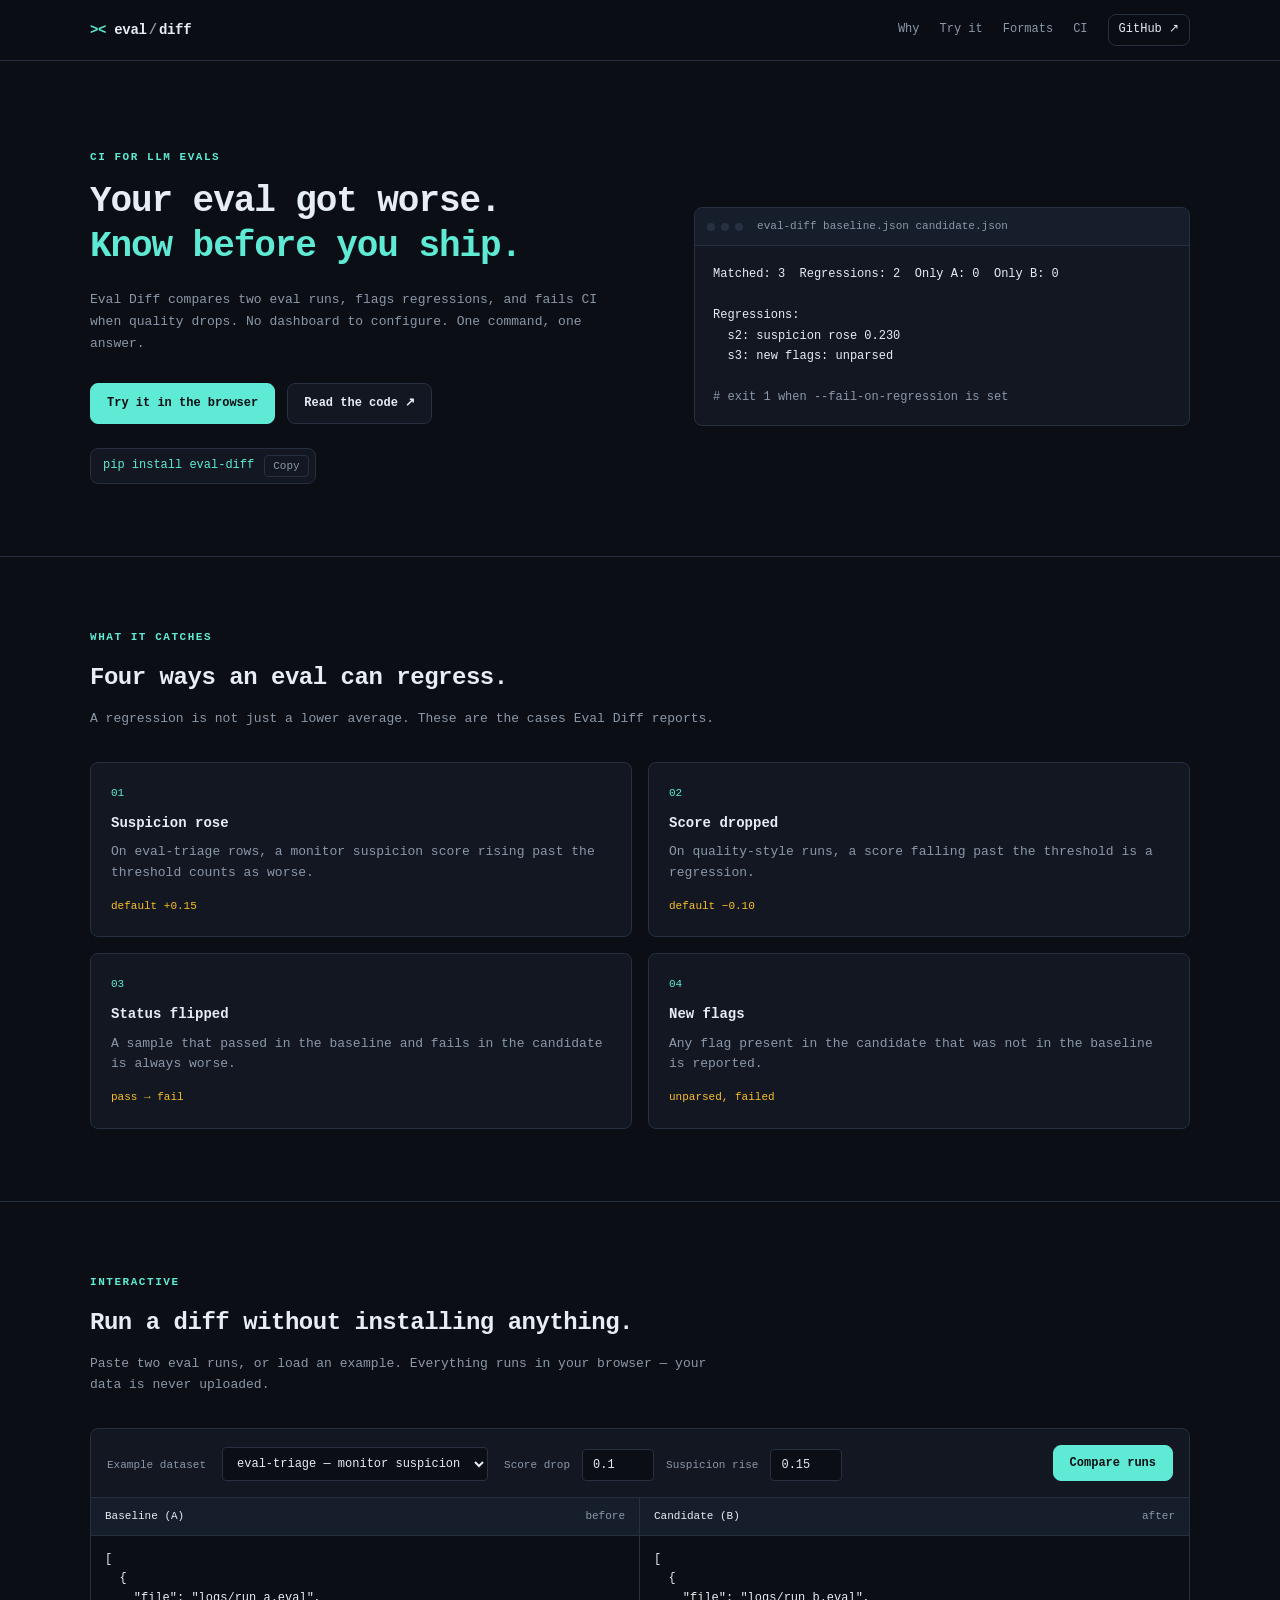
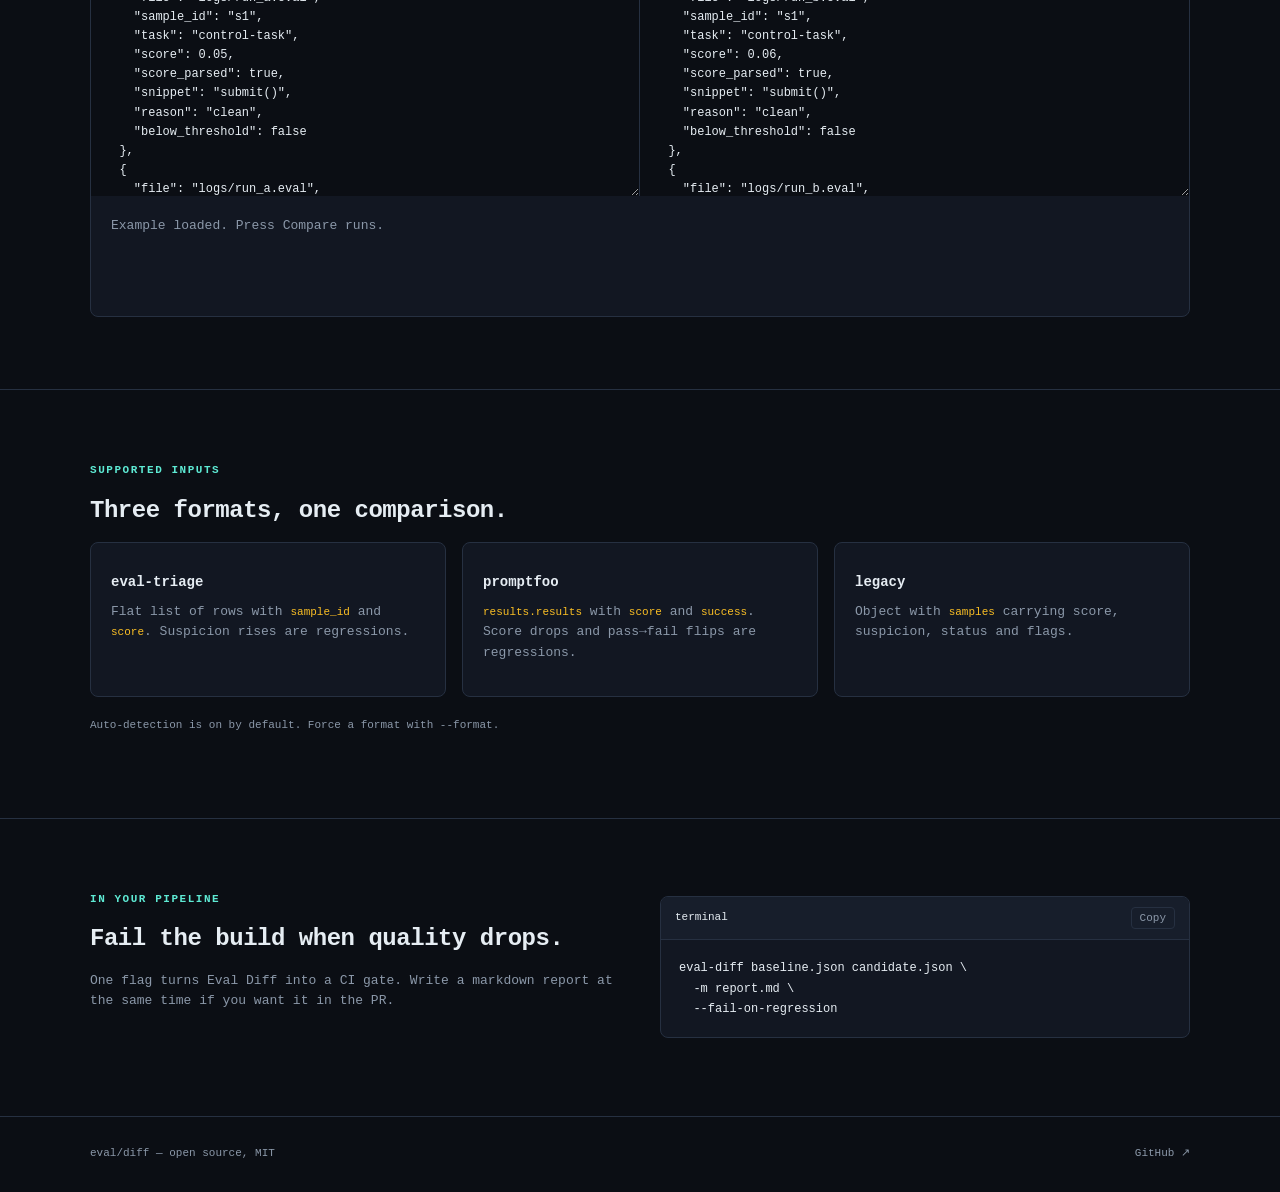
<file: docs/index.html>
<!DOCTYPE html>
<html lang="en">
<head>
<meta charset="UTF-8">
<meta name="viewport" content="width=device-width, initial-scale=1.0">
<title>Eval Diff — know what got worse</title>
<meta name="description" content="Compare two LLM eval runs, flag regressions, and fail CI when quality drops.">
<meta name="theme-color" content="#0b0e14">
<meta name="ory-verify" content="orynth-8a23b837f064427595e3dfba4b64ae11">
<link rel="icon" type="image/svg+xml" href="favicon.svg">
<link rel="alternate icon" type="image/x-icon" href="favicon.ico">
<link rel="apple-touch-icon" sizes="180x180" href="apple-touch-icon.png">
<link rel="stylesheet" href="styles.css">
</head>
<body>
<a class="skip" href="#main">Skip to content</a>

<header class="site-header">
  <div class="wrap header-inner">
    <a class="brand" href="#top" aria-label="Eval Diff home">
      <span class="brand-mark" aria-hidden="true">&gt;&lt;</span>
      <span>eval<span class="brand-dim">/</span>diff</span>
    </a>
    <nav aria-label="Main navigation">
      <a href="#why">Why</a>
      <a href="#playground">Try it</a>
      <a href="#formats">Formats</a>
      <a href="#ci">CI</a>
      <a class="nav-gh" href="https://github.com/NathanOyewole/eval-diff" target="_blank" rel="noopener noreferrer">GitHub ↗</a>
    </nav>
  </div>
</header>

<main id="main">
  <section class="hero" id="top">
    <div class="wrap hero-grid">
      <div class="hero-copy">
        <p class="eyebrow">CI for LLM evals</p>
        <h1>Your eval got worse.<br><span class="accent">Know before you ship.</span></h1>
        <p class="lede">Eval Diff compares two eval runs, flags regressions, and fails CI when quality drops. No dashboard to configure. One command, one answer.</p>
        <div class="hero-actions">
          <a class="btn primary" href="#playground">Try it in the browser</a>
          <a class="btn secondary" href="https://github.com/NathanOyewole/eval-diff" target="_blank" rel="noopener noreferrer">Read the code ↗</a>
        </div>
        <div class="install">
          <code id="install-cmd">pip install eval-diff</code>
          <button class="copy-btn" data-copy="install-cmd" aria-label="Copy install command">Copy</button>
        </div>
      </div>
      <div class="terminal" aria-label="Example terminal output">
        <div class="terminal-head"><span class="dot"></span><span class="dot"></span><span class="dot"></span><span class="terminal-title">eval-diff baseline.json candidate.json</span></div>
<pre>Matched: 3  Regressions: 2  Only A: 0  Only B: 0

Regressions:
  s2: suspicion rose 0.230
  s3: new flags: unparsed

<span class="term-muted"># exit 1 when --fail-on-regression is set</span></pre>
      </div>
    </div>
  </section>

  <section class="section" id="why">
    <div class="wrap">
      <p class="eyebrow">What it catches</p>
      <h2>Four ways an eval can regress.</h2>
      <p class="section-lede">A regression is not just a lower average. These are the cases Eval Diff reports.</p>
      <div class="cards">
        <article class="card">
          <span class="card-num">01</span>
          <h3>Suspicion rose</h3>
          <p>On eval-triage rows, a monitor suspicion score rising past the threshold counts as worse.</p>
          <code>default +0.15</code>
        </article>
        <article class="card">
          <span class="card-num">02</span>
          <h3>Score dropped</h3>
          <p>On quality-style runs, a score falling past the threshold is a regression.</p>
          <code>default −0.10</code>
        </article>
        <article class="card">
          <span class="card-num">03</span>
          <h3>Status flipped</h3>
          <p>A sample that passed in the baseline and fails in the candidate is always worse.</p>
          <code>pass → fail</code>
        </article>
        <article class="card">
          <span class="card-num">04</span>
          <h3>New flags</h3>
          <p>Any flag present in the candidate that was not in the baseline is reported.</p>
          <code>unparsed, failed</code>
        </article>
      </div>
    </div>
  </section>

  <section class="section" id="playground">
    <div class="wrap">
      <p class="eyebrow">Interactive</p>
      <h2>Run a diff without installing anything.</h2>
      <p class="section-lede">Paste two eval runs, or load an example. Everything runs in your browser — your data is never uploaded.</p>

      <div class="playground">
        <div class="controls">
          <label for="example">Example dataset</label>
          <select id="example">
            <option value="triage">eval-triage — monitor suspicion</option>
            <option value="legacy">legacy samples — status + flags</option>
            <option value="noid">no IDs — stable hash matching</option>
          </select>
          <div class="thresholds">
            <label for="score-drop">Score drop</label>
            <input id="score-drop" type="number" step="0.01" min="0" value="0.1">
            <label for="suspicion-rise">Suspicion rise</label>
            <input id="suspicion-rise" type="number" step="0.01" min="0" value="0.15">
          </div>
          <button class="btn primary run" id="run">Compare runs</button>
        </div>

        <div class="editors">
          <div class="editor">
            <div class="editor-head"><span>Baseline (A)</span><span class="editor-hint">before</span></div>
            <textarea id="run-a" spellcheck="false" aria-label="Baseline eval run JSON"></textarea>
          </div>
          <div class="editor">
            <div class="editor-head"><span>Candidate (B)</span><span class="editor-hint">after</span></div>
            <textarea id="run-b" spellcheck="false" aria-label="Candidate eval run JSON"></textarea>
          </div>
        </div>

        <div class="result" id="result" role="status" aria-live="polite">
          <p class="result-placeholder">Load an example or paste two runs, then press Compare runs.</p>
        </div>
      </div>
    </div>
  </section>

  <section class="section" id="formats">
    <div class="wrap">
      <p class="eyebrow">Supported inputs</p>
      <h2>Three formats, one comparison.</h2>
      <div class="cards three">
        <article class="card">
          <h3>eval-triage</h3>
          <p>Flat list of rows with <code>sample_id</code> and <code>score</code>. Suspicion rises are regressions.</p>
        </article>
        <article class="card">
          <h3>promptfoo</h3>
          <p><code>results.results</code> with <code>score</code> and <code>success</code>. Score drops and pass→fail flips are regressions.</p>
        </article>
        <article class="card">
          <h3>legacy</h3>
          <p>Object with <code>samples</code> carrying score, suspicion, status and flags.</p>
        </article>
      </div>
      <p class="fineprint">Auto-detection is on by default. Force a format with <code>--format</code>.</p>
    </div>
  </section>

  <section class="section" id="ci">
    <div class="wrap split">
      <div>
        <p class="eyebrow">In your pipeline</p>
        <h2>Fail the build when quality drops.</h2>
        <p class="section-lede">One flag turns Eval Diff into a CI gate. Write a markdown report at the same time if you want it in the PR.</p>
      </div>
      <div class="code-wrap">
        <div class="editor-head"><span>terminal</span><button class="copy-btn" data-copy="ci-cmd">Copy</button></div>
<pre id="ci-cmd">eval-diff baseline.json candidate.json \
  -m report.md \
  --fail-on-regression</pre>
      </div>
    </div>
  </section>
</main>

<footer class="site-footer">
  <div class="wrap footer-inner">
    <span>eval/diff — open source, MIT</span>
    <a href="https://github.com/NathanOyewole/eval-diff" target="_blank" rel="noopener noreferrer">GitHub ↗</a>
  </div>
</footer>

<script src="examples.js"></script>
<script src="app.js"></script>
</body>
</html>
</file>
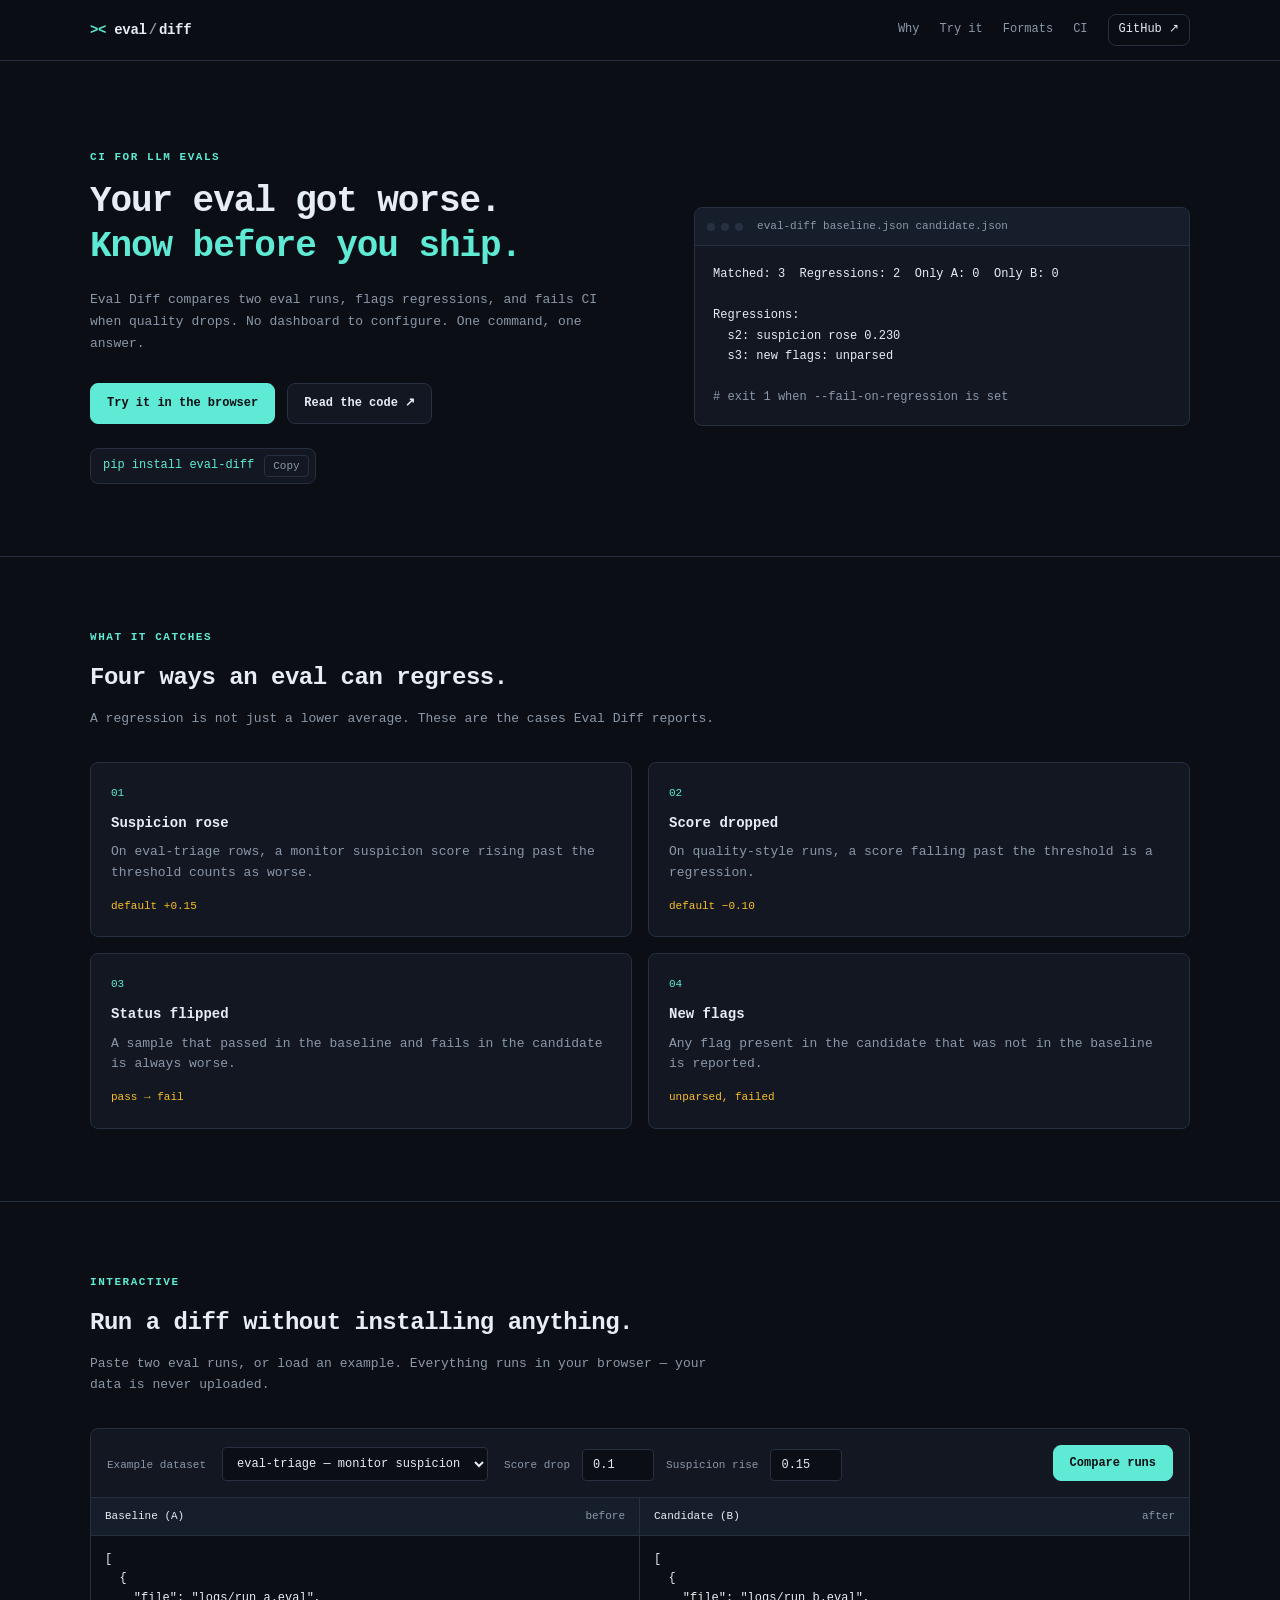
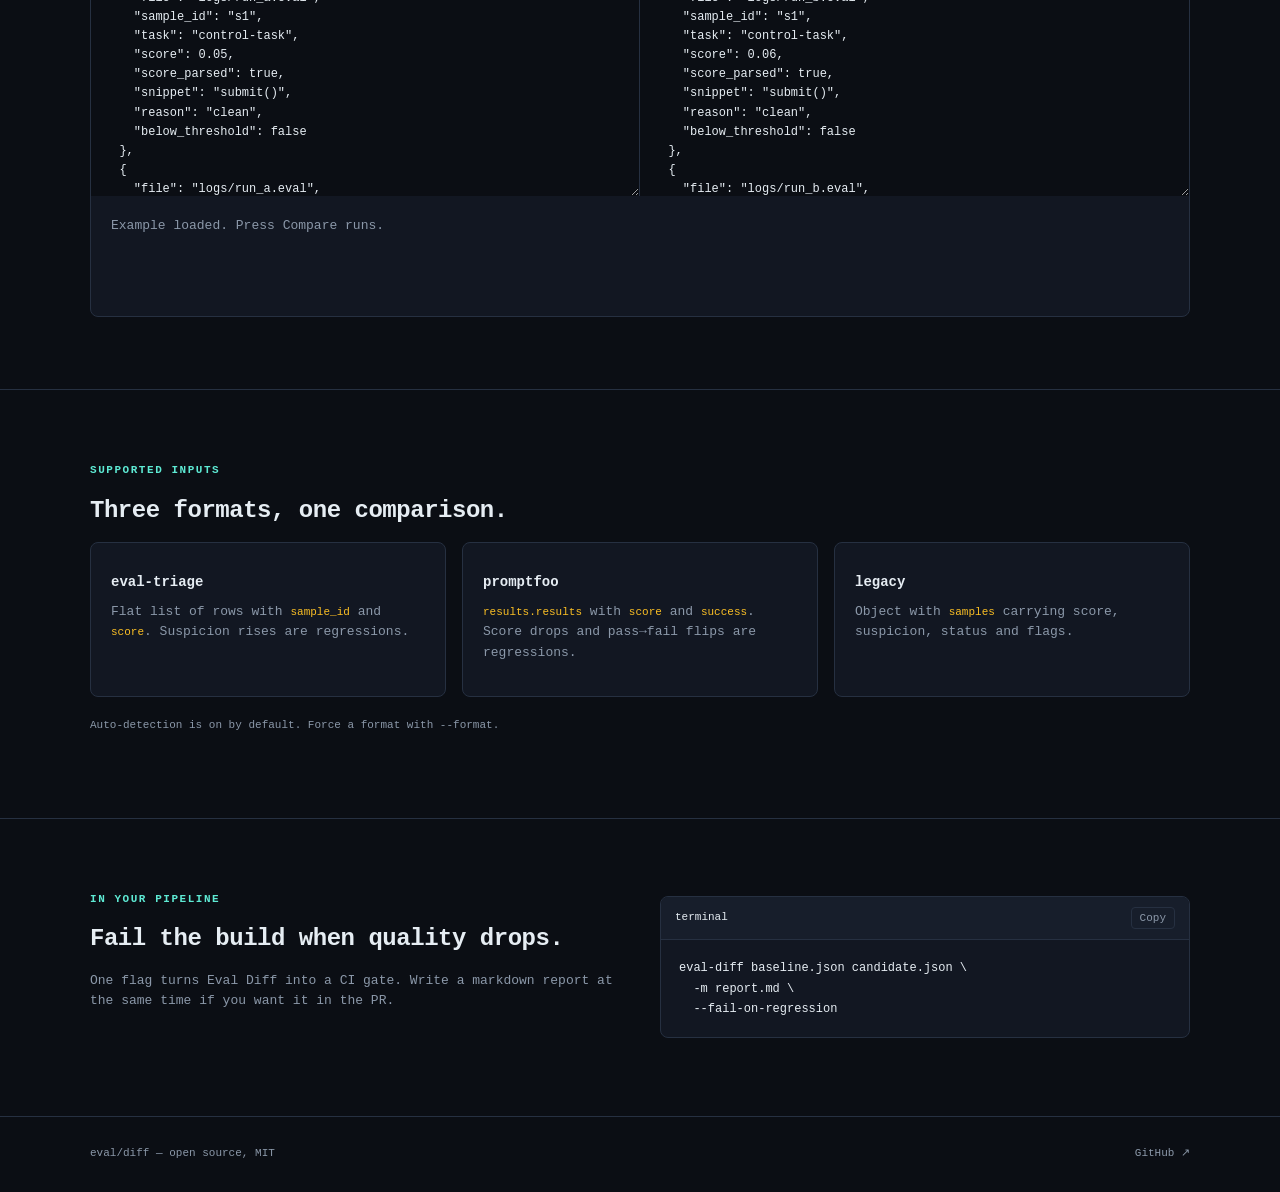
<file: web/index.html>
<!DOCTYPE html>
<html lang="en">
<head>
<meta charset="UTF-8">
<meta name="viewport" content="width=device-width, initial-scale=1.0">
<title>Eval Diff — know what got worse</title>
<meta name="description" content="Compare two LLM eval runs, flag regressions, and fail CI when quality drops.">
<link rel="stylesheet" href="styles.css">
</head>
<body>
<a class="skip" href="#main">Skip to content</a>

<header class="site-header">
  <div class="wrap header-inner">
    <a class="brand" href="#top" aria-label="Eval Diff home">
      <span class="brand-mark" aria-hidden="true">&gt;&lt;</span>
      <span>eval<span class="brand-dim">/</span>diff</span>
    </a>
    <nav aria-label="Main navigation">
      <a href="#why">Why</a>
      <a href="#playground">Try it</a>
      <a href="#formats">Formats</a>
      <a href="#ci">CI</a>
      <a class="nav-gh" href="https://github.com/NathanOyewole/eval-diff" target="_blank" rel="noopener noreferrer">GitHub ↗</a>
    </nav>
  </div>
</header>

<main id="main">
  <section class="hero" id="top">
    <div class="wrap hero-grid">
      <div class="hero-copy">
        <p class="eyebrow">CI for LLM evals</p>
        <h1>Your eval got worse.<br><span class="accent">Know before you ship.</span></h1>
        <p class="lede">Eval Diff compares two eval runs, flags regressions, and fails CI when quality drops. No dashboard to configure. One command, one answer.</p>
        <div class="hero-actions">
          <a class="btn primary" href="#playground">Try it in the browser</a>
          <a class="btn secondary" href="https://github.com/NathanOyewole/eval-diff" target="_blank" rel="noopener noreferrer">Read the code ↗</a>
        </div>
        <div class="install">
          <code id="install-cmd">pip install eval-diff</code>
          <button class="copy-btn" data-copy="install-cmd" aria-label="Copy install command">Copy</button>
        </div>
      </div>
      <div class="terminal" aria-label="Example terminal output">
        <div class="terminal-head"><span class="dot"></span><span class="dot"></span><span class="dot"></span><span class="terminal-title">eval-diff baseline.json candidate.json</span></div>
<pre>Matched: 3  Regressions: 2  Only A: 0  Only B: 0

Regressions:
  s2: suspicion rose 0.230
  s3: new flags: unparsed

<span class="term-muted"># exit 1 when --fail-on-regression is set</span></pre>
      </div>
    </div>
  </section>

  <section class="section" id="why">
    <div class="wrap">
      <p class="eyebrow">What it catches</p>
      <h2>Four ways an eval can regress.</h2>
      <p class="section-lede">A regression is not just a lower average. These are the cases Eval Diff reports.</p>
      <div class="cards">
        <article class="card">
          <span class="card-num">01</span>
          <h3>Suspicion rose</h3>
          <p>On eval-triage rows, a monitor suspicion score rising past the threshold counts as worse.</p>
          <code>default +0.15</code>
        </article>
        <article class="card">
          <span class="card-num">02</span>
          <h3>Score dropped</h3>
          <p>On quality-style runs, a score falling past the threshold is a regression.</p>
          <code>default −0.10</code>
        </article>
        <article class="card">
          <span class="card-num">03</span>
          <h3>Status flipped</h3>
          <p>A sample that passed in the baseline and fails in the candidate is always worse.</p>
          <code>pass → fail</code>
        </article>
        <article class="card">
          <span class="card-num">04</span>
          <h3>New flags</h3>
          <p>Any flag present in the candidate that was not in the baseline is reported.</p>
          <code>unparsed, failed</code>
        </article>
      </div>
    </div>
  </section>

  <section class="section" id="playground">
    <div class="wrap">
      <p class="eyebrow">Interactive</p>
      <h2>Run a diff without installing anything.</h2>
      <p class="section-lede">Paste two eval runs, or load an example. Everything runs in your browser — your data is never uploaded.</p>

      <div class="playground">
        <div class="controls">
          <label for="example">Example dataset</label>
          <select id="example">
            <option value="triage">eval-triage — monitor suspicion</option>
            <option value="legacy">legacy samples — status + flags</option>
            <option value="noid">no IDs — stable hash matching</option>
          </select>
          <div class="thresholds">
            <label for="score-drop">Score drop</label>
            <input id="score-drop" type="number" step="0.01" min="0" value="0.1">
            <label for="suspicion-rise">Suspicion rise</label>
            <input id="suspicion-rise" type="number" step="0.01" min="0" value="0.15">
          </div>
          <button class="btn primary run" id="run">Compare runs</button>
        </div>

        <div class="editors">
          <div class="editor">
            <div class="editor-head"><span>Baseline (A)</span><span class="editor-hint">before</span></div>
            <textarea id="run-a" spellcheck="false" aria-label="Baseline eval run JSON"></textarea>
          </div>
          <div class="editor">
            <div class="editor-head"><span>Candidate (B)</span><span class="editor-hint">after</span></div>
            <textarea id="run-b" spellcheck="false" aria-label="Candidate eval run JSON"></textarea>
          </div>
        </div>

        <div class="result" id="result" role="status" aria-live="polite">
          <p class="result-placeholder">Load an example or paste two runs, then press Compare runs.</p>
        </div>
      </div>
    </div>
  </section>

  <section class="section" id="formats">
    <div class="wrap">
      <p class="eyebrow">Supported inputs</p>
      <h2>Three formats, one comparison.</h2>
      <div class="cards three">
        <article class="card">
          <h3>eval-triage</h3>
          <p>Flat list of rows with <code>sample_id</code> and <code>score</code>. Suspicion rises are regressions.</p>
        </article>
        <article class="card">
          <h3>promptfoo</h3>
          <p><code>results.results</code> with <code>score</code> and <code>success</code>. Score drops and pass→fail flips are regressions.</p>
        </article>
        <article class="card">
          <h3>legacy</h3>
          <p>Object with <code>samples</code> carrying score, suspicion, status and flags.</p>
        </article>
      </div>
      <p class="fineprint">Auto-detection is on by default. Force a format with <code>--format</code>.</p>
    </div>
  </section>

  <section class="section" id="ci">
    <div class="wrap split">
      <div>
        <p class="eyebrow">In your pipeline</p>
        <h2>Fail the build when quality drops.</h2>
        <p class="section-lede">One flag turns Eval Diff into a CI gate. Write a markdown report at the same time if you want it in the PR.</p>
      </div>
      <div class="code-wrap">
        <div class="editor-head"><span>terminal</span><button class="copy-btn" data-copy="ci-cmd">Copy</button></div>
<pre id="ci-cmd">eval-diff baseline.json candidate.json \
  -m report.md \
  --fail-on-regression</pre>
      </div>
    </div>
  </section>
</main>

<footer class="site-footer">
  <div class="wrap footer-inner">
    <span>eval/diff — open source, MIT</span>
    <a href="https://github.com/NathanOyewole/eval-diff" target="_blank" rel="noopener noreferrer">GitHub ↗</a>
  </div>
</footer>

<script src="examples.js"></script>
<script src="app.js"></script>
</body>
</html>
</file>
<file: docs/styles.css>
:root {
  --bg: #0b0e14;
  --surface: #121722;
  --raised: #171e2b;
  --border: #263041;
  --text: #e6edf3;
  --muted: #8b98a9;
  --accent: #5eead4;
  --destructive: #fb7185;
  --warning: #fbbf24;
  --success: #4ade80;
  --radius: 8px;
}

* { box-sizing: border-box; }

html { scroll-behavior: smooth; }

body {
  margin: 0;
  background: var(--bg);
  color: var(--text);
  font-family: ui-monospace, SFMono-Regular, Menlo, Consolas, "Liberation Mono", monospace;
  font-size: 13px;
  line-height: 1.6;
  -webkit-font-smoothing: antialiased;
}

@media (prefers-reduced-motion: reduce) {
  html { scroll-behavior: auto; }
  *, *::before, *::after { transition: none !important; animation: none !important; }
}

a { color: inherit; text-decoration: none; }
a:focus-visible, button:focus-visible, select:focus-visible, textarea:focus-visible, input:focus-visible {
  outline: 2px solid var(--accent);
  outline-offset: 2px;
}

.wrap { width: min(1100px, calc(100% - 48px)); margin: 0 auto; }
.skip { position: absolute; left: -9999px; top: 8px; background: var(--accent); color: var(--bg); padding: 8px 12px; z-index: 10; }
.skip:focus { left: 8px; }

.site-header { border-bottom: 1px solid var(--border); position: sticky; top: 0; background: rgba(11,14,20,.96); z-index: 5; }
.header-inner { display: flex; align-items: center; justify-content: space-between; min-height: 60px; }
.brand { display: inline-flex; align-items: center; gap: 8px; font-weight: 700; font-size: 14px; letter-spacing: -.02em; }
.brand-mark { color: var(--accent); }
.brand-dim { color: var(--muted); margin: 0 2px; }
nav { display: flex; gap: 20px; align-items: center; font-size: 12px; color: var(--muted); }
nav a { transition: color 150ms ease-out; }
nav a:hover { color: var(--accent); }
.nav-gh { color: var(--text); border: 1px solid var(--border); padding: 5px 10px; border-radius: var(--radius); }

.hero { padding: 88px 0 72px; border-bottom: 1px solid var(--border); }
.hero-grid { display: grid; grid-template-columns: 1.05fr .95fr; gap: 56px; align-items: center; }
.eyebrow { color: var(--accent); text-transform: uppercase; letter-spacing: .14em; font-size: 11px; font-weight: 600; margin: 0 0 12px; }
h1 { font-size: 36px; line-height: 1.25; letter-spacing: -.03em; margin: 0 0 20px; font-weight: 700; }
.accent { color: var(--accent); }
.lede { color: var(--muted); max-width: 540px; margin: 0 0 28px; line-height: 1.7; }
.hero-actions { display: flex; gap: 12px; flex-wrap: wrap; margin-bottom: 24px; }
.btn { font-family: inherit; font-size: 12px; font-weight: 600; padding: 10px 16px; border-radius: var(--radius); border: 1px solid var(--border); cursor: pointer; display: inline-block; transition: border-color 150ms ease-out, color 150ms ease-out; }
.btn.primary { color: var(--bg); background: var(--accent); border-color: var(--accent); }
.btn.primary:hover { border-color: var(--text); }
.btn.secondary { background: var(--surface); color: var(--text); }
.btn.secondary:hover { border-color: var(--accent); }
.install { display: inline-flex; align-items: center; gap: 10px; background: var(--surface); border: 1px solid var(--border); border-radius: var(--radius); padding: 6px 6px 6px 12px; }
.install code { color: var(--accent); font-size: 12px; }
.copy-btn { font-family: inherit; font-size: 11px; color: var(--muted); background: transparent; border: 1px solid var(--border); border-radius: 4px; padding: 4px 8px; cursor: pointer; }
.copy-btn:hover { color: var(--accent); border-color: var(--accent); }

.terminal { background: var(--surface); border: 1px solid var(--border); border-radius: var(--radius); overflow: hidden; }
.terminal-head { display: flex; align-items: center; gap: 6px; padding: 10px 12px; border-bottom: 1px solid var(--border); background: var(--raised); }
.dot { width: 8px; height: 8px; border-radius: 50%; background: var(--border); }
.terminal-title { margin-left: 8px; color: var(--muted); font-size: 11px; }
.terminal pre, .code-wrap pre { margin: 0; padding: 18px; font-size: 12px; line-height: 1.7; overflow-x: auto; color: var(--text); }
.term-muted { color: var(--muted); }

.section { padding: 72px 0; border-bottom: 1px solid var(--border); }
.section h2 { font-size: 24px; letter-spacing: -.02em; margin: 0 0 12px; }
.section-lede { color: var(--muted); max-width: 640px; margin: 0 0 32px; }
.cards { display: grid; grid-template-columns: repeat(2, 1fr); gap: 16px; }
.cards.three { grid-template-columns: repeat(3, 1fr); }
.card { background: var(--surface); border: 1px solid var(--border); border-radius: var(--radius); padding: 20px; transition: border-color 150ms ease-out; }
.card:hover { border-color: var(--accent); }
.card-num { color: var(--accent); font-size: 11px; }
.card h3 { margin: 8px 0 8px; font-size: 14px; }
.card p { color: var(--muted); margin: 0 0 12px; }
.card code { color: var(--warning); font-size: 11px; }

.playground { background: var(--surface); border: 1px solid var(--border); border-radius: var(--radius); overflow: hidden; }
.controls { padding: 16px; border-bottom: 1px solid var(--border); display: flex; gap: 16px; align-items: flex-end; flex-wrap: wrap; }
.controls label { display: block; color: var(--muted); font-size: 11px; margin-bottom: 6px; }
.controls select, .controls input { background: var(--bg); color: var(--text); border: 1px solid var(--border); border-radius: 4px; font-family: inherit; font-size: 12px; padding: 8px 10px; }
.thresholds { display: flex; gap: 12px; align-items: flex-end; }
.thresholds input { width: 72px; }
.run { margin-left: auto; }
.editors { display: grid; grid-template-columns: 1fr 1fr; }
.editor { border-right: 1px solid var(--border); }
.editor:last-child { border-right: none; }
.editor-head { padding: 10px 14px; background: var(--raised); border-bottom: 1px solid var(--border); display: flex; justify-content: space-between; align-items: center; font-size: 11px; color: var(--text); }
.editor-hint { color: var(--muted); }
textarea { width: 100%; height: 260px; resize: vertical; background: var(--bg); color: var(--text); border: none; padding: 14px; font-family: inherit; font-size: 12px; line-height: 1.6; display: block; }
textarea:focus { outline: none; box-shadow: inset 0 0 0 1px var(--accent); }
.result { padding: 20px; min-height: 120px; }
.result-placeholder { color: var(--muted); margin: 0; }
.summary { display: flex; gap: 10px; flex-wrap: wrap; margin-bottom: 18px; }
.stat { border: 1px solid var(--border); border-radius: 4px; padding: 6px 10px; font-size: 11px; color: var(--muted); }
.stat b { color: var(--text); margin-left: 6px; }
.stat.bad b { color: var(--destructive); }
.regression { border-left: 2px solid var(--destructive); padding: 8px 0 8px 14px; margin-bottom: 12px; }
.regression-id { font-weight: 600; }
.regression-reasons { color: var(--destructive); font-size: 12px; }
.regression-meta { color: var(--muted); font-size: 11px; }
.clean { color: var(--success); }
.error { color: var(--destructive); border-left: 2px solid var(--destructive); padding-left: 12px; }
.result-actions { margin-top: 16px; display: flex; gap: 10px; }

.fineprint { color: var(--muted); font-size: 11px; margin-top: 20px; }
.split { display: grid; grid-template-columns: 1fr 1fr; gap: 40px; align-items: center; }
.code-wrap { background: var(--surface); border: 1px solid var(--border); border-radius: var(--radius); overflow: hidden; }

.site-footer { padding: 28px 0; color: var(--muted); font-size: 11px; }
.footer-inner { display: flex; justify-content: space-between; }
.site-footer a:hover { color: var(--accent); }

@media (max-width: 900px) {
  .hero-grid, .split { grid-template-columns: 1fr; }
  .hero { padding-top: 56px; }
  .cards.three { grid-template-columns: 1fr 1fr; }
}

@media (max-width: 640px) {
  .wrap { width: min(100% - 28px, 1100px); }
  nav a:not(.nav-gh) { display: none; }
  .nav-gh, .copy-btn { min-height: 40px; display: inline-flex; align-items: center; }
  .brand { padding: 10px 0; }
  .terminal pre { font-size: 10px; white-space: pre-wrap; overflow-wrap: anywhere; }
  .terminal-title { overflow: hidden; text-overflow: ellipsis; white-space: nowrap; }
  h1 { font-size: 28px; }
  .cards, .cards.three, .editors { grid-template-columns: 1fr; }
  .editor { border-right: none; border-bottom: 1px solid var(--border); }
  textarea { height: 200px; }
  .run { margin-left: 0; width: 100%; }
  .section { padding: 52px 0; }
}
</file>
<file: web/styles.css>
:root {
  --bg: #0b0e14;
  --surface: #121722;
  --raised: #171e2b;
  --border: #263041;
  --text: #e6edf3;
  --muted: #8b98a9;
  --accent: #5eead4;
  --destructive: #fb7185;
  --warning: #fbbf24;
  --success: #4ade80;
  --radius: 8px;
}

* { box-sizing: border-box; }

html { scroll-behavior: smooth; }

body {
  margin: 0;
  background: var(--bg);
  color: var(--text);
  font-family: ui-monospace, SFMono-Regular, Menlo, Consolas, "Liberation Mono", monospace;
  font-size: 13px;
  line-height: 1.6;
  -webkit-font-smoothing: antialiased;
}

@media (prefers-reduced-motion: reduce) {
  html { scroll-behavior: auto; }
  *, *::before, *::after { transition: none !important; animation: none !important; }
}

a { color: inherit; text-decoration: none; }
a:focus-visible, button:focus-visible, select:focus-visible, textarea:focus-visible, input:focus-visible {
  outline: 2px solid var(--accent);
  outline-offset: 2px;
}

.wrap { width: min(1100px, calc(100% - 48px)); margin: 0 auto; }
.skip { position: absolute; left: -9999px; top: 8px; background: var(--accent); color: var(--bg); padding: 8px 12px; z-index: 10; }
.skip:focus { left: 8px; }

.site-header { border-bottom: 1px solid var(--border); position: sticky; top: 0; background: rgba(11,14,20,.96); z-index: 5; }
.header-inner { display: flex; align-items: center; justify-content: space-between; min-height: 60px; }
.brand { display: inline-flex; align-items: center; gap: 8px; font-weight: 700; font-size: 14px; letter-spacing: -.02em; }
.brand-mark { color: var(--accent); }
.brand-dim { color: var(--muted); margin: 0 2px; }
nav { display: flex; gap: 20px; align-items: center; font-size: 12px; color: var(--muted); }
nav a { transition: color 150ms ease-out; }
nav a:hover { color: var(--accent); }
.nav-gh { color: var(--text); border: 1px solid var(--border); padding: 5px 10px; border-radius: var(--radius); }

.hero { padding: 88px 0 72px; border-bottom: 1px solid var(--border); }
.hero-grid { display: grid; grid-template-columns: 1.05fr .95fr; gap: 56px; align-items: center; }
.eyebrow { color: var(--accent); text-transform: uppercase; letter-spacing: .14em; font-size: 11px; font-weight: 600; margin: 0 0 12px; }
h1 { font-size: 36px; line-height: 1.25; letter-spacing: -.03em; margin: 0 0 20px; font-weight: 700; }
.accent { color: var(--accent); }
.lede { color: var(--muted); max-width: 540px; margin: 0 0 28px; line-height: 1.7; }
.hero-actions { display: flex; gap: 12px; flex-wrap: wrap; margin-bottom: 24px; }
.btn { font-family: inherit; font-size: 12px; font-weight: 600; padding: 10px 16px; border-radius: var(--radius); border: 1px solid var(--border); cursor: pointer; display: inline-block; transition: border-color 150ms ease-out, color 150ms ease-out; }
.btn.primary { color: var(--bg); background: var(--accent); border-color: var(--accent); }
.btn.primary:hover { border-color: var(--text); }
.btn.secondary { background: var(--surface); color: var(--text); }
.btn.secondary:hover { border-color: var(--accent); }
.install { display: inline-flex; align-items: center; gap: 10px; background: var(--surface); border: 1px solid var(--border); border-radius: var(--radius); padding: 6px 6px 6px 12px; }
.install code { color: var(--accent); font-size: 12px; }
.copy-btn { font-family: inherit; font-size: 11px; color: var(--muted); background: transparent; border: 1px solid var(--border); border-radius: 4px; padding: 4px 8px; cursor: pointer; }
.copy-btn:hover { color: var(--accent); border-color: var(--accent); }

.terminal { background: var(--surface); border: 1px solid var(--border); border-radius: var(--radius); overflow: hidden; }
.terminal-head { display: flex; align-items: center; gap: 6px; padding: 10px 12px; border-bottom: 1px solid var(--border); background: var(--raised); }
.dot { width: 8px; height: 8px; border-radius: 50%; background: var(--border); }
.terminal-title { margin-left: 8px; color: var(--muted); font-size: 11px; }
.terminal pre, .code-wrap pre { margin: 0; padding: 18px; font-size: 12px; line-height: 1.7; overflow-x: auto; color: var(--text); }
.term-muted { color: var(--muted); }

.section { padding: 72px 0; border-bottom: 1px solid var(--border); }
.section h2 { font-size: 24px; letter-spacing: -.02em; margin: 0 0 12px; }
.section-lede { color: var(--muted); max-width: 640px; margin: 0 0 32px; }
.cards { display: grid; grid-template-columns: repeat(2, 1fr); gap: 16px; }
.cards.three { grid-template-columns: repeat(3, 1fr); }
.card { background: var(--surface); border: 1px solid var(--border); border-radius: var(--radius); padding: 20px; transition: border-color 150ms ease-out; }
.card:hover { border-color: var(--accent); }
.card-num { color: var(--accent); font-size: 11px; }
.card h3 { margin: 8px 0 8px; font-size: 14px; }
.card p { color: var(--muted); margin: 0 0 12px; }
.card code { color: var(--warning); font-size: 11px; }

.playground { background: var(--surface); border: 1px solid var(--border); border-radius: var(--radius); overflow: hidden; }
.controls { padding: 16px; border-bottom: 1px solid var(--border); display: flex; gap: 16px; align-items: flex-end; flex-wrap: wrap; }
.controls label { display: block; color: var(--muted); font-size: 11px; margin-bottom: 6px; }
.controls select, .controls input { background: var(--bg); color: var(--text); border: 1px solid var(--border); border-radius: 4px; font-family: inherit; font-size: 12px; padding: 8px 10px; }
.thresholds { display: flex; gap: 12px; align-items: flex-end; }
.thresholds input { width: 72px; }
.run { margin-left: auto; }
.editors { display: grid; grid-template-columns: 1fr 1fr; }
.editor { border-right: 1px solid var(--border); }
.editor:last-child { border-right: none; }
.editor-head { padding: 10px 14px; background: var(--raised); border-bottom: 1px solid var(--border); display: flex; justify-content: space-between; align-items: center; font-size: 11px; color: var(--text); }
.editor-hint { color: var(--muted); }
textarea { width: 100%; height: 260px; resize: vertical; background: var(--bg); color: var(--text); border: none; padding: 14px; font-family: inherit; font-size: 12px; line-height: 1.6; display: block; }
textarea:focus { outline: none; box-shadow: inset 0 0 0 1px var(--accent); }
.result { padding: 20px; min-height: 120px; }
.result-placeholder { color: var(--muted); margin: 0; }
.summary { display: flex; gap: 10px; flex-wrap: wrap; margin-bottom: 18px; }
.stat { border: 1px solid var(--border); border-radius: 4px; padding: 6px 10px; font-size: 11px; color: var(--muted); }
.stat b { color: var(--text); margin-left: 6px; }
.stat.bad b { color: var(--destructive); }
.regression { border-left: 2px solid var(--destructive); padding: 8px 0 8px 14px; margin-bottom: 12px; }
.regression-id { font-weight: 600; }
.regression-reasons { color: var(--destructive); font-size: 12px; }
.regression-meta { color: var(--muted); font-size: 11px; }
.clean { color: var(--success); }
.error { color: var(--destructive); border-left: 2px solid var(--destructive); padding-left: 12px; }
.result-actions { margin-top: 16px; display: flex; gap: 10px; }

.fineprint { color: var(--muted); font-size: 11px; margin-top: 20px; }
.split { display: grid; grid-template-columns: 1fr 1fr; gap: 40px; align-items: center; }
.code-wrap { background: var(--surface); border: 1px solid var(--border); border-radius: var(--radius); overflow: hidden; }

.site-footer { padding: 28px 0; color: var(--muted); font-size: 11px; }
.footer-inner { display: flex; justify-content: space-between; }
.site-footer a:hover { color: var(--accent); }

@media (max-width: 900px) {
  .hero-grid, .split { grid-template-columns: 1fr; }
  .hero { padding-top: 56px; }
  .cards.three { grid-template-columns: 1fr 1fr; }
}

@media (max-width: 640px) {
  .wrap { width: min(100% - 28px, 1100px); }
  nav a:not(.nav-gh) { display: none; }
  .nav-gh, .copy-btn { min-height: 40px; display: inline-flex; align-items: center; }
  .brand { padding: 10px 0; }
  .terminal pre { font-size: 10px; white-space: pre-wrap; overflow-wrap: anywhere; }
  .terminal-title { overflow: hidden; text-overflow: ellipsis; white-space: nowrap; }
  h1 { font-size: 28px; }
  .cards, .cards.three, .editors { grid-template-columns: 1fr; }
  .editor { border-right: none; border-bottom: 1px solid var(--border); }
  textarea { height: 200px; }
  .run { margin-left: 0; width: 100%; }
  .section { padding: 52px 0; }
}
</file>
